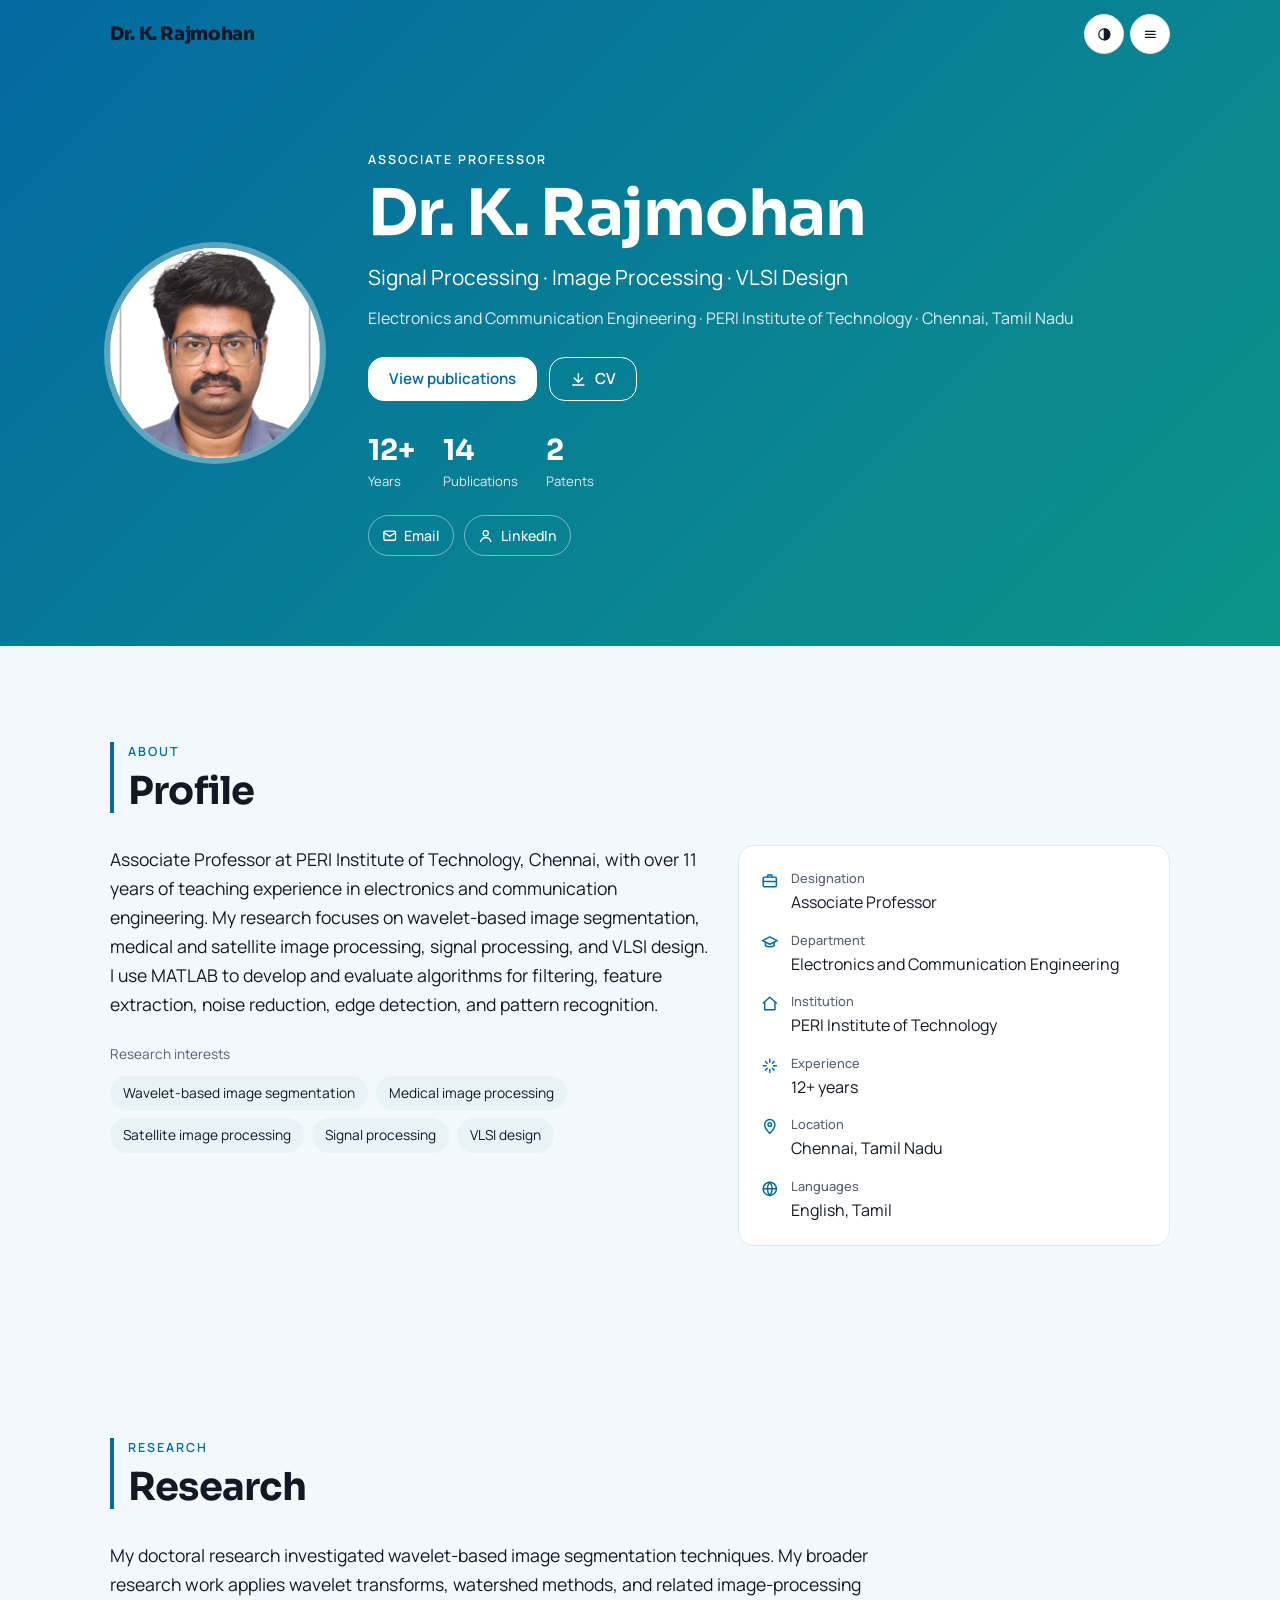
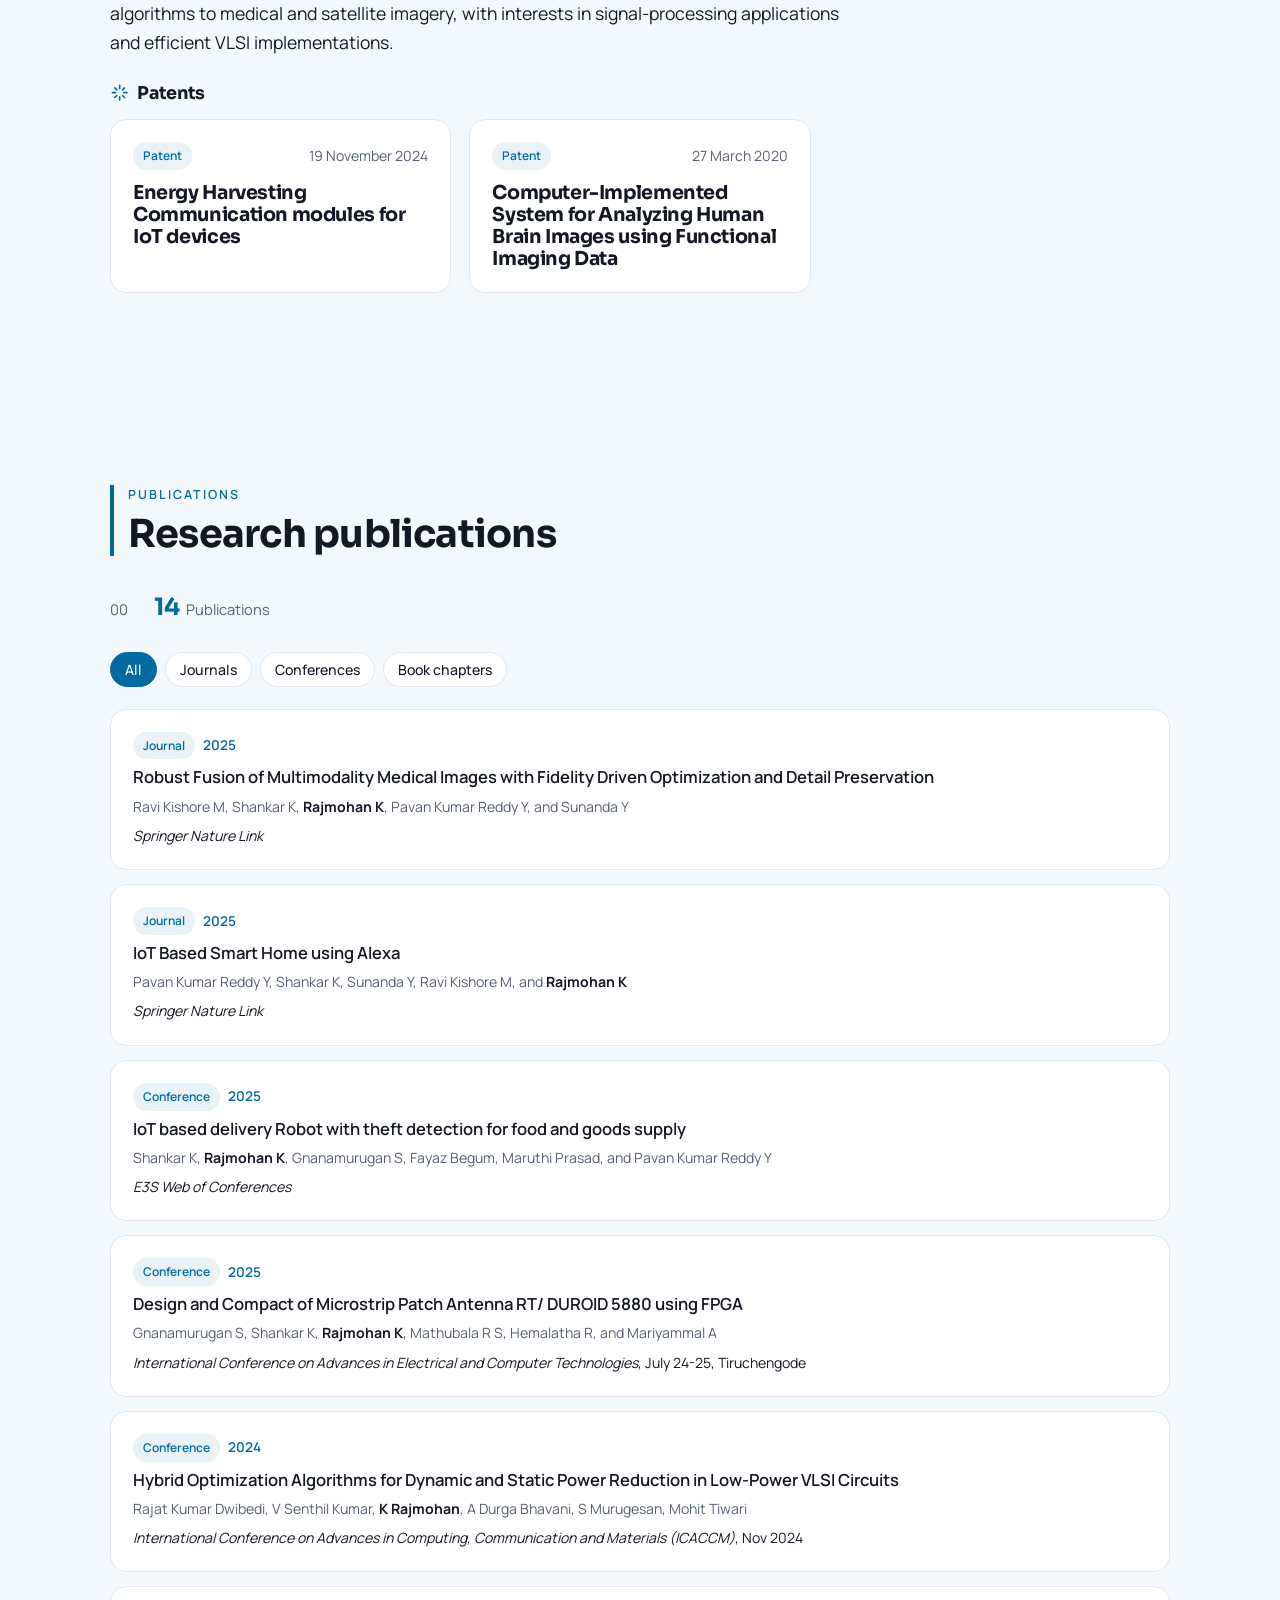
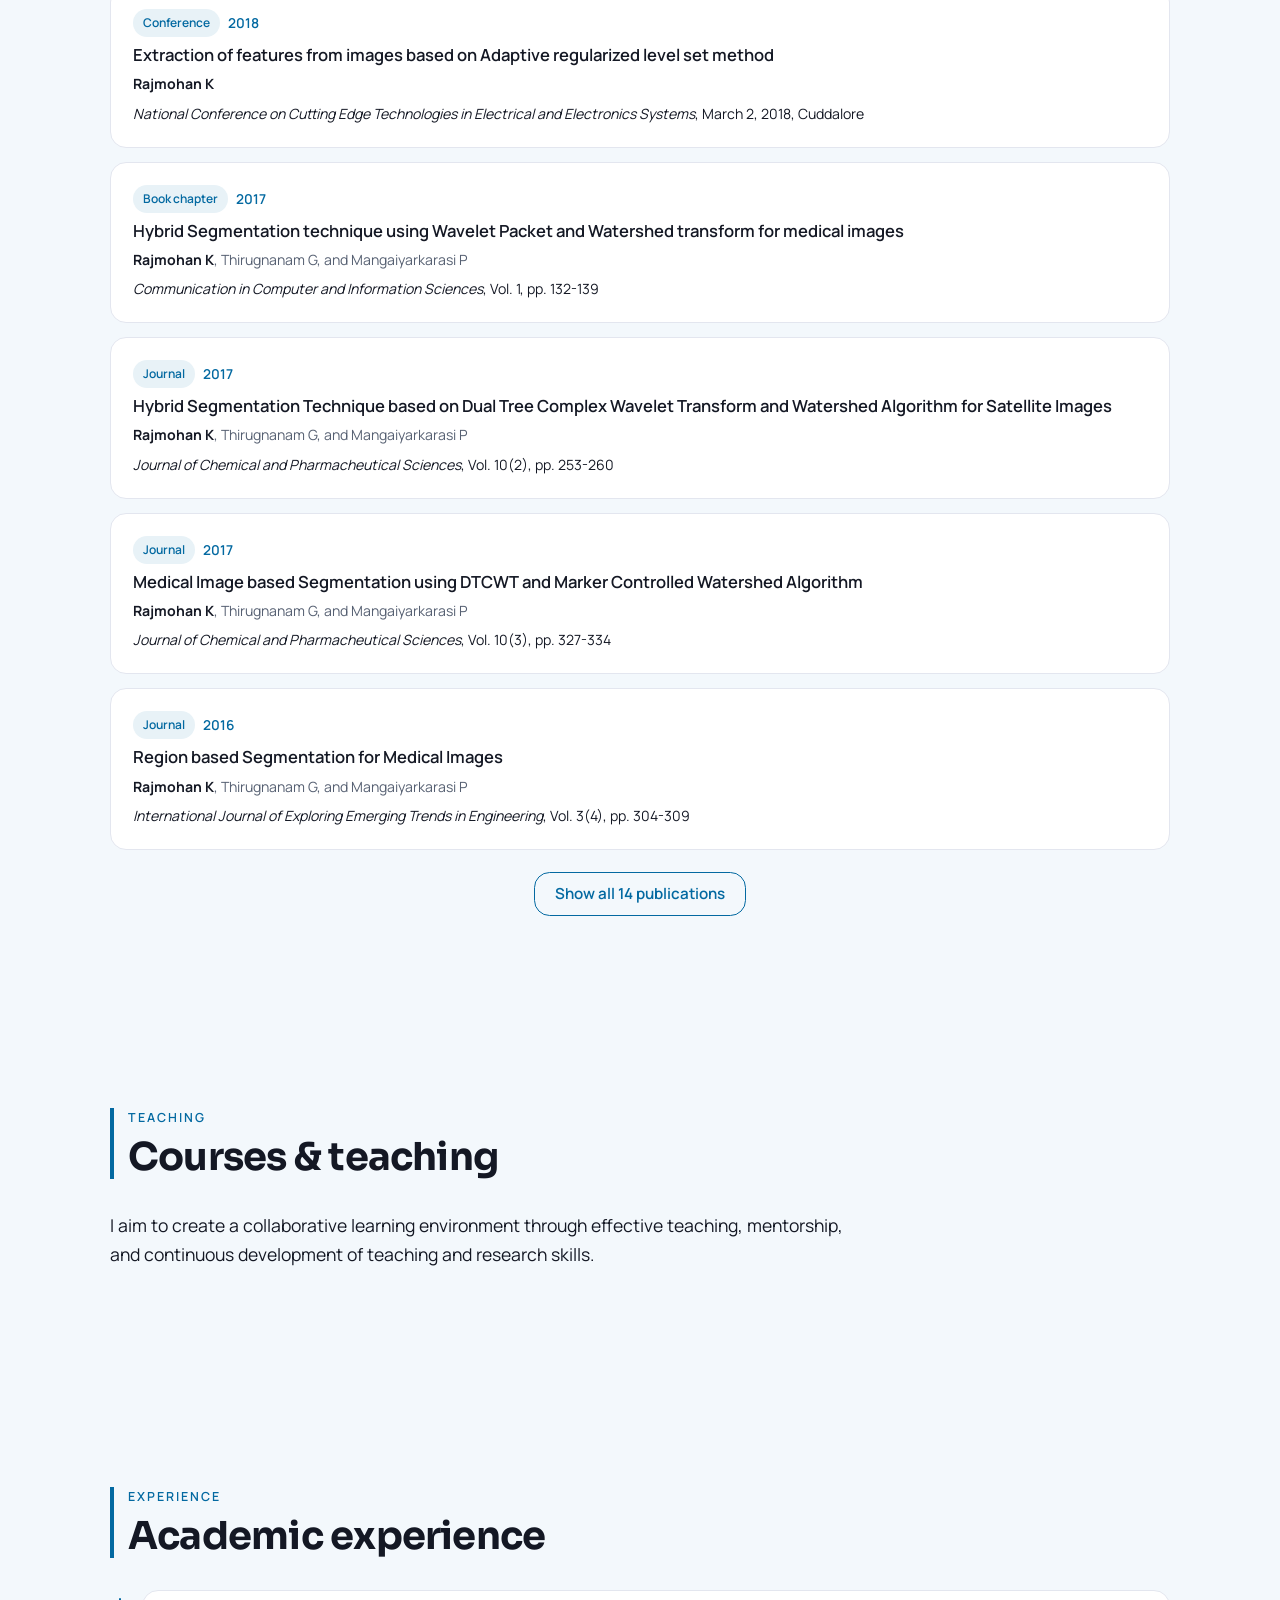
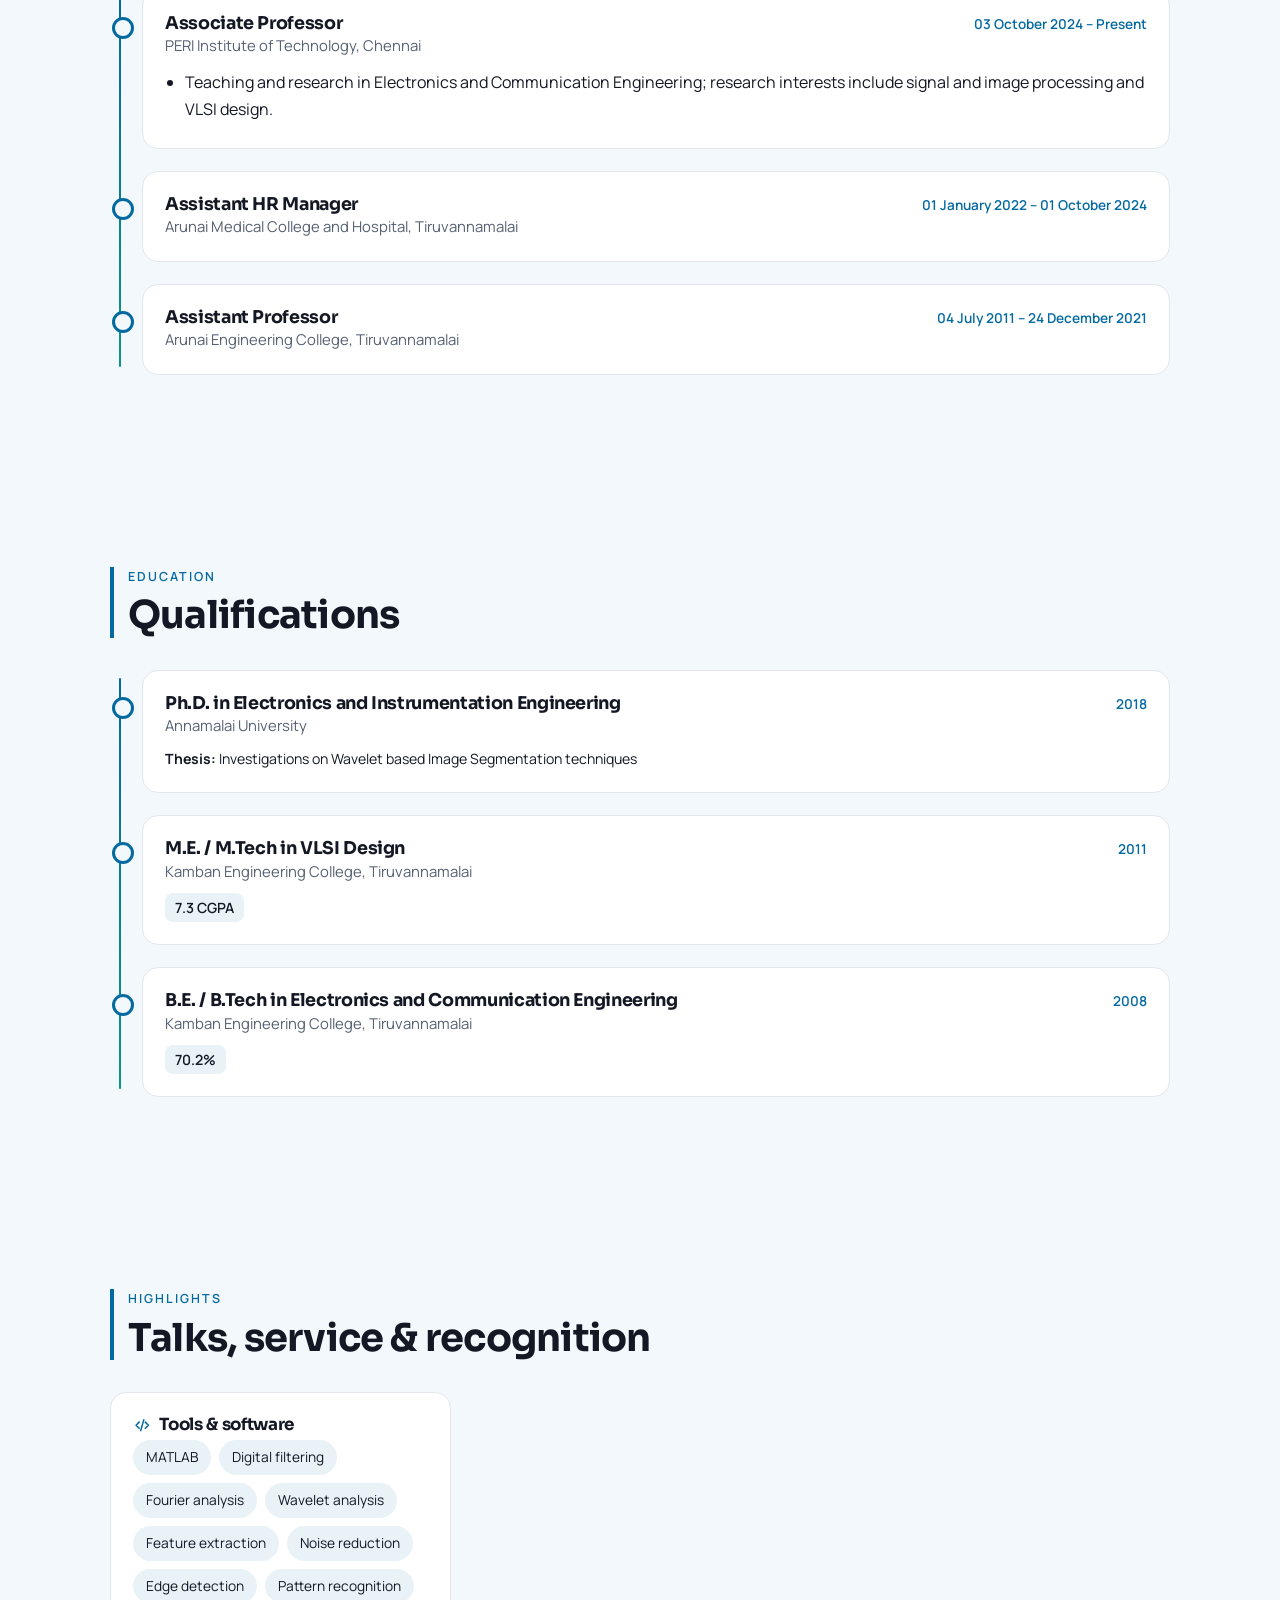
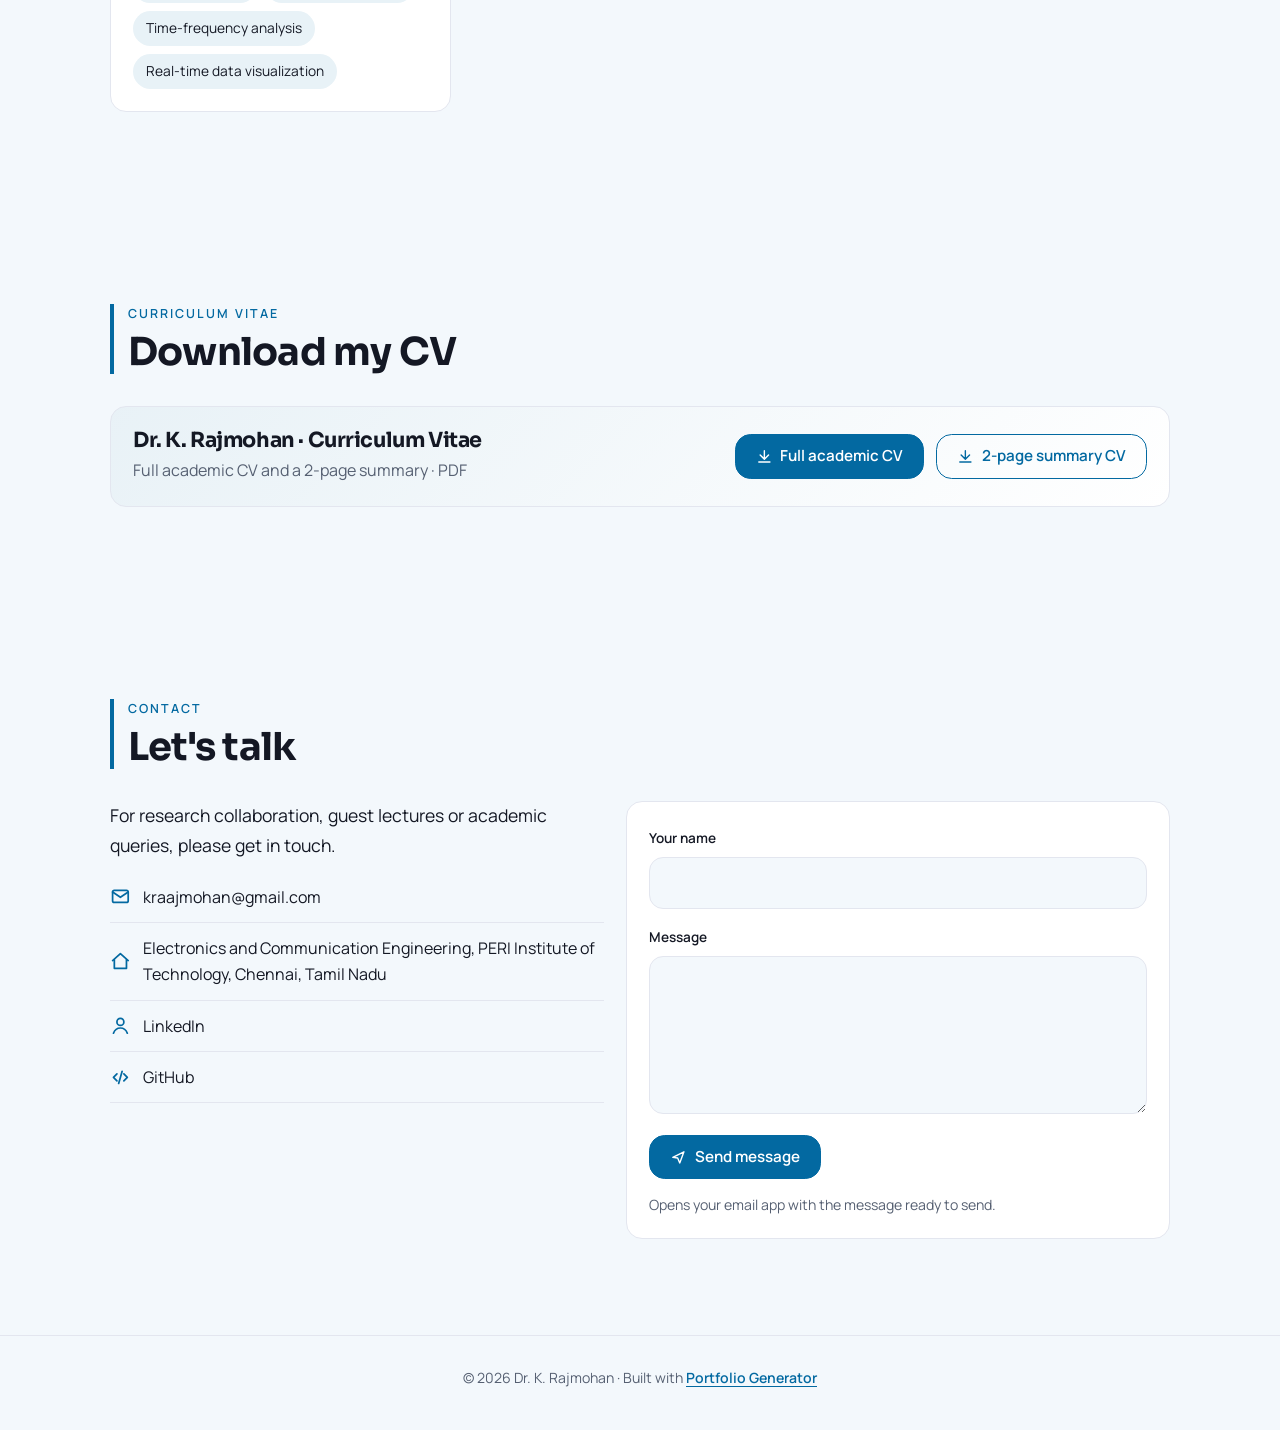
<file: index.html>
<!doctype html>
<html lang="en">
<head>
<meta charset="utf-8">
<meta name="viewport" content="width=device-width,initial-scale=1">
<title>Dr. K. Rajmohan · Portfolio</title>
<meta name="description" content="Associate Professor, PERI Institute of Technology. Signal Processing · Image Processing · VLSI Design">
<meta name="author" content="Dr. K. Rajmohan">
<meta property="og:type" content="website">
<meta property="og:title" content="Dr. K. Rajmohan · Portfolio">
<meta property="og:description" content="Associate Professor, PERI Institute of Technology. Signal Processing · Image Processing · VLSI Design">
<meta property="og:url" content="https://rajmohan-kalyanasundaram.github.io/portfolio/">
<link rel="canonical" href="https://rajmohan-kalyanasundaram.github.io/portfolio/">
<meta property="og:image" content="https://rajmohan-kalyanasundaram.github.io/portfolio/assets/img/profile.jpg">
<meta name="theme-color" content="#0369a1">
<meta name="color-scheme" content="light">
<link rel="icon" href="data:image/svg+xml,%3Csvg%20xmlns%3D%22http%3A%2F%2Fwww.w3.org%2F2000%2Fsvg%22%20viewBox%3D%220%200%2064%2064%22%3E%3Crect%20width%3D%2264%22%20height%3D%2264%22%20rx%3D%2216%22%20fill%3D%22%230369a1%22%2F%3E%3Ctext%20x%3D%2232%22%20y%3D%2245%22%20font-family%3D%22Arial%2Csans-serif%22%20font-size%3D%2236%22%20font-weight%3D%22800%22%20fill%3D%22%23fff%22%20text-anchor%3D%22middle%22%3EK%3C%2Ftext%3E%3C%2Fsvg%3E">
<link rel="preconnect" href="https://fonts.googleapis.com">
<link rel="preconnect" href="https://fonts.gstatic.com" crossorigin>
<link rel="stylesheet" href="https://fonts.googleapis.com/css2?family=Sora:wght@500;600;700&family=Manrope:wght@400;500;600;700&display=swap">
<link rel="stylesheet" href="css/style.css">
</head>
<body class="L-timeline N-burger A-calm F-fresh">
<header class="nav" id="nav"><a class="brand" href="#home">Dr. K. Rajmohan</a><nav class="links" aria-label="Sections"><a href="#about"><svg class="i" viewBox="0 0 24 24" aria-hidden="true"><circle cx="12" cy="8" r="4"/><path d="M4 21c1.5-4 4.5-6 8-6s6.5 2 8 6"/></svg><span>About</span></a><a href="#research"><svg class="i" viewBox="0 0 24 24" aria-hidden="true"><path d="M12 3v4M12 17v4M3 12h4M17 12h4M6 6l2.5 2.5M15.5 15.5L18 18M18 6l-2.5 2.5M8.5 15.5L6 18"/></svg><span>Research</span></a><a href="#publications"><svg class="i" viewBox="0 0 24 24" aria-hidden="true"><path d="M6 3h8l4 4v14H6z"/><path d="M14 3v4h4M9 13h6M9 17h6"/></svg><span>Publications</span></a><a href="#teaching"><svg class="i" viewBox="0 0 24 24" aria-hidden="true"><path d="M2 9l10-5 10 5-10 5z"/><path d="M6 11v5c3 2 9 2 12 0v-5"/></svg><span>Teaching</span></a><a href="#experience"><svg class="i" viewBox="0 0 24 24" aria-hidden="true"><rect x="3" y="7" width="18" height="13" rx="2"/><path d="M9 7V5a1 1 0 0 1 1-1h4a1 1 0 0 1 1 1v2M3 13h18"/></svg><span>Experience</span></a><a href="#education"><svg class="i" viewBox="0 0 24 24" aria-hidden="true"><path d="M2 9l10-5 10 5-10 5z"/><path d="M6 11v5c3 2 9 2 12 0v-5"/></svg><span>Education</span></a><a href="#highlights"><svg class="i" viewBox="0 0 24 24" aria-hidden="true"><path d="M8 4h8v5a4 4 0 0 1-8 0z"/><path d="M8 6H5a3 3 0 0 0 3 4M16 6h3a3 3 0 0 1-3 4M12 13v4M8 21h8"/></svg><span>Highlights</span></a><a href="#contact"><svg class="i" viewBox="0 0 24 24" aria-hidden="true"><rect x="3" y="5" width="18" height="14" rx="2"/><path d="M3 7l9 6 9-6"/></svg><span>Contact</span></a></nav><div class="tools"><button class="ib tt" id="themeToggle" type="button" aria-label="Switch light or dark mode" title="Light / dark"><svg class="i" viewBox="0 0 24 24" aria-hidden="true"><circle cx="12" cy="12" r="9"/><path d="M12 3a9 9 0 0 1 0 18z" fill="currentColor"/></svg></button><button class="ib burger" id="burger" type="button" aria-label="Open menu" aria-expanded="false"><svg class="i" viewBox="0 0 24 24" aria-hidden="true"><path d="M4 7h16M4 12h16M4 17h16"/></svg></button></div></header>
<section id="home" class="hero"><div class="wrap hero-inner"><div class="hero-photo rv"><img src="assets/img/profile.jpg" alt="Dr. K. Rajmohan" width="480" height="480"></div><div class="hero-text rv"><p class="eyebrow">Associate Professor</p><h1>Dr. K. Rajmohan</h1><p class="headline">Signal Processing · Image Processing · VLSI Design</p><p class="meta">Electronics and Communication Engineering · PERI Institute of Technology · Chennai, Tamil Nadu</p><div class="ctas"><a class="btn primary" href="#publications">View publications</a><a class="btn ghost" href="assets/resume/Dr_K_Rajmohan_CV.pdf" download><svg class="i" viewBox="0 0 24 24" aria-hidden="true"><path d="M12 4v12M6 10l6 6 6-6M4 20h16"/></svg>CV</a></div></div><div class="hero-stats rv"><div class="stat"><b>12+</b><span>Years</span></div><div class="stat"><b>14</b><span>Publications</span></div><div class="stat"><b>2</b><span>Patents</span></div></div><div class="hero-social rv"><a class="social" href="mailto:kraajmohan@gmail.com" aria-label="Email"><svg class="i" viewBox="0 0 24 24" aria-hidden="true"><rect x="3" y="5" width="18" height="14" rx="2"/><path d="M3 7l9 6 9-6"/></svg><span>Email</span></a><a class="social" href="https://www.linkedin.com/in/rajmohan-k-79114036" target="_blank" rel="noopener" aria-label="LinkedIn"><svg class="i" viewBox="0 0 24 24" aria-hidden="true"><circle cx="12" cy="8" r="4"/><path d="M4 21c1.5-4 4.5-6 8-6s6.5 2 8 6"/></svg><span>LinkedIn</span></a></div></div></section>
<main class="content">
<section id="about" class="sec"><div class="wrap"><div class="sh rv"><p class="eyebrow">About</p><h2>Profile</h2></div><div class="sb"><div class="about"><div class="rv prose"><p class="lead">Associate Professor at PERI Institute of Technology, Chennai, with over 11 years of teaching experience in electronics and communication engineering. My research focuses on wavelet-based image segmentation, medical and satellite image processing, signal processing, and VLSI design. I use MATLAB to develop and evaluate algorithms for filtering, feature extraction, noise reduction, edge detection, and pattern recognition.</p><p class="label">Research interests</p><ul class="chips"><li>Wavelet-based image segmentation</li><li>Medical image processing</li><li>Satellite image processing</li><li>Signal processing</li><li>VLSI design</li></ul></div><div class="card facts rv"><div class="fact"><svg class="i" viewBox="0 0 24 24" aria-hidden="true"><rect x="3" y="7" width="18" height="13" rx="2"/><path d="M9 7V5a1 1 0 0 1 1-1h4a1 1 0 0 1 1 1v2M3 13h18"/></svg><div><b>Designation</b>Associate Professor</div></div><div class="fact"><svg class="i" viewBox="0 0 24 24" aria-hidden="true"><path d="M2 9l10-5 10 5-10 5z"/><path d="M6 11v5c3 2 9 2 12 0v-5"/></svg><div><b>Department</b>Electronics and Communication Engineering</div></div><div class="fact"><svg class="i" viewBox="0 0 24 24" aria-hidden="true"><path d="M3 11l9-8 9 8"/><path d="M5 10v10h14V10"/></svg><div><b>Institution</b>PERI Institute of Technology</div></div><div class="fact"><svg class="i" viewBox="0 0 24 24" aria-hidden="true"><path d="M12 3v4M12 17v4M3 12h4M17 12h4M6 6l2.5 2.5M15.5 15.5L18 18M18 6l-2.5 2.5M8.5 15.5L6 18"/></svg><div><b>Experience</b>12+ years</div></div><div class="fact"><svg class="i" viewBox="0 0 24 24" aria-hidden="true"><path d="M12 21s-7-6.5-7-12a7 7 0 0 1 14 0c0 5.5-7 12-7 12z"/><circle cx="12" cy="9" r="2.5"/></svg><div><b>Location</b>Chennai, Tamil Nadu</div></div><div class="fact"><svg class="i" viewBox="0 0 24 24" aria-hidden="true"><circle cx="12" cy="12" r="9"/><path d="M3 12h18M12 3a14 14 0 0 1 0 18M12 3a14 14 0 0 0 0 18"/></svg><div><b>Languages</b>English, Tamil</div></div></div></div></div></div></section>
<section id="research" class="sec"><div class="wrap"><div class="sh rv"><p class="eyebrow">Research</p><h2>Research</h2></div><div class="sb"><p class="lead rv" style="max-width:760px;margin-bottom:26px">My doctoral research investigated wavelet-based image segmentation techniques. My broader research work applies wavelet transforms, watershed methods, and related image-processing algorithms to medical and satellite imagery, with interests in signal-processing applications and efficient VLSI implementations.</p><h3 class="subh rv"><svg class="i" viewBox="0 0 24 24" aria-hidden="true"><path d="M12 3v4M12 17v4M3 12h4M17 12h4M6 6l2.5 2.5M15.5 15.5L18 18M18 6l-2.5 2.5M8.5 15.5L6 18"/></svg>Patents</h3><div class="grid"><article class="card proj rv"><div class="proj-top"><span class="tag">Patent</span><span class="small muted">19 November 2024</span></div><h3>Energy Harvesting Communication modules for IoT devices</h3></article><article class="card proj rv"><div class="proj-top"><span class="tag">Patent</span><span class="small muted">27 March 2020</span></div><h3>Computer-Implemented System for Analyzing Human Brain Images using Functional Imaging Data</h3></article></div></div></div></section>
<section id="publications" class="sec"><div class="wrap"><div class="sh rv"><p class="eyebrow">Publications</p><h2>Research publications</h2></div><div class="sb"><div class="metrics rv">00<span><b>14</b>Publications</span></div><div class="filters rv" role="group" aria-label="Filter publications"><button class="active" data-f="*" type="button">All</button><button data-f="j" type="button">Journals</button><button data-f="c" type="button">Conferences</button><button data-f="ch" type="button">Book chapters</button></div><ol class="pubs clip"><li class="card pub rv" data-cat="j"><div class="pub-top"><span class="tag">Journal</span><span class="when">2025</span></div><p class="pub-t">Robust Fusion of Multimodality Medical Images with Fidelity Driven Optimization and Detail Preservation</p><p class="small muted">Ravi Kishore M, Shankar K, <b class="me">Rajmohan K</b>, Pavan Kumar Reddy Y, and Sunanda Y</p><p class="small"><i>Springer Nature Link</i></p></li><li class="card pub rv" data-cat="j"><div class="pub-top"><span class="tag">Journal</span><span class="when">2025</span></div><p class="pub-t">IoT Based Smart Home using Alexa</p><p class="small muted">Pavan Kumar Reddy Y, Shankar K, Sunanda Y, Ravi Kishore M, and <b class="me">Rajmohan K</b></p><p class="small"><i>Springer Nature Link</i></p></li><li class="card pub rv" data-cat="c"><div class="pub-top"><span class="tag">Conference</span><span class="when">2025</span></div><p class="pub-t">IoT based delivery Robot with theft detection for food and goods supply</p><p class="small muted">Shankar K, <b class="me">Rajmohan K</b>, Gnanamurugan S, Fayaz Begum, Maruthi Prasad, and Pavan Kumar Reddy Y</p><p class="small"><i>E3S Web of Conferences</i></p></li><li class="card pub rv" data-cat="c"><div class="pub-top"><span class="tag">Conference</span><span class="when">2025</span></div><p class="pub-t">Design and Compact of Microstrip Patch Antenna RT/ DUROID 5880 using FPGA</p><p class="small muted">Gnanamurugan S, Shankar K, <b class="me">Rajmohan K</b>, Mathubala R S, Hemalatha R, and Mariyammal A</p><p class="small"><i>International Conference on Advances in Electrical and Computer Technologies</i>, July 24-25, Tiruchengode</p></li><li class="card pub rv" data-cat="c"><div class="pub-top"><span class="tag">Conference</span><span class="when">2024</span></div><p class="pub-t">Hybrid Optimization Algorithms for Dynamic and Static Power Reduction in Low-Power VLSI Circuits</p><p class="small muted">Rajat Kumar Dwibedi, V Senthil Kumar, <b class="me">K Rajmohan</b>, A Durga Bhavani, S Murugesan, Mohit Tiwari</p><p class="small"><i>International Conference on Advances in Computing, Communication and Materials (ICACCM)</i>, Nov 2024</p></li><li class="card pub rv" data-cat="c"><div class="pub-top"><span class="tag">Conference</span><span class="when">2018</span></div><p class="pub-t">Extraction of features from images based on Adaptive regularized level set method</p><p class="small muted"><b class="me">Rajmohan K</b></p><p class="small"><i>National Conference on Cutting Edge Technologies in Electrical and Electronics Systems</i>, March 2, 2018, Cuddalore</p></li><li class="card pub rv" data-cat="ch"><div class="pub-top"><span class="tag">Book chapter</span><span class="when">2017</span></div><p class="pub-t">Hybrid Segmentation technique using Wavelet Packet and Watershed transform for medical images</p><p class="small muted"><b class="me">Rajmohan K</b>, Thirugnanam G, and Mangaiyarkarasi P</p><p class="small"><i>Communication in Computer and Information Sciences</i>, Vol. 1, pp. 132-139</p></li><li class="card pub rv" data-cat="j"><div class="pub-top"><span class="tag">Journal</span><span class="when">2017</span></div><p class="pub-t">Hybrid Segmentation Technique based on Dual Tree Complex Wavelet Transform and Watershed Algorithm for Satellite Images</p><p class="small muted"><b class="me">Rajmohan K</b>, Thirugnanam G, and Mangaiyarkarasi P</p><p class="small"><i>Journal of Chemical and Pharmacheutical Sciences</i>, Vol. 10(2), pp. 253-260</p></li><li class="card pub rv" data-cat="j"><div class="pub-top"><span class="tag">Journal</span><span class="when">2017</span></div><p class="pub-t">Medical Image based Segmentation using DTCWT and Marker Controlled Watershed Algorithm</p><p class="small muted"><b class="me">Rajmohan K</b>, Thirugnanam G, and Mangaiyarkarasi P</p><p class="small"><i>Journal of Chemical and Pharmacheutical Sciences</i>, Vol. 10(3), pp. 327-334</p></li><li class="card pub rv" data-cat="j"><div class="pub-top"><span class="tag">Journal</span><span class="when">2016</span></div><p class="pub-t">Region based Segmentation for Medical Images</p><p class="small muted"><b class="me">Rajmohan K</b>, Thirugnanam G, and Mangaiyarkarasi P</p><p class="small"><i>International Journal of Exploring Emerging Trends in Engineering</i>, Vol. 3(4), pp. 304-309</p></li><li class="card pub rv" data-cat="j"><div class="pub-top"><span class="tag">Journal</span><span class="when">2016</span></div><p class="pub-t">Wavelet Packet and Watershed Transform Based Hybrid Image Segmentation For Satellite Image</p><p class="small muted"><b class="me">Rajmohan K</b>, Thirugnanam G, and Mangaiyarkarasi P</p><p class="small"><i>World Applied Sciences Journal</i>, Vol. 34(8), pp. 1139-1143</p></li><li class="card pub rv" data-cat="c"><div class="pub-top"><span class="tag">Conference</span><span class="when">2016</span></div><p class="pub-t">Hybrid Segmentation technique using wavelet packet and watershed transform for medical images</p><p class="small muted"><b class="me">Rajmohan K</b>, Thirugnanam G and Mangaiyarkarasi P</p><p class="small"><i>International Conference on Advances in Computing and Data Sciences</i>, Nov 11-12, 2016, Ghaziabad</p></li><li class="card pub rv" data-cat="c"><div class="pub-top"><span class="tag">Conference</span><span class="when">2014</span></div><p class="pub-t">Distributed arithmetic based low power and low area adaptive FIR filter implementation in FPGA</p><p class="small muted"><b class="me">Rajmohan K</b></p><p class="small"><i>National Conference on Recent Advances in Communication Engineering</i>, March 6, 2014, Arni</p></li><li class="card pub rv" data-cat="c"><div class="pub-top"><span class="tag">Conference</span><span class="when">2013</span></div><p class="pub-t">A Dualistic Sub-Image Histogram Equalization based Enhancement and Segmentation Techniques for Medical Images</p><p class="small muted"><b class="me">Rajmohan K</b> and Thirugnanam G</p><p class="small"><i>International Conference on Image Information Processing</i>, Dec 9-11, 2014, Shimla</p></li></ol><div class="more-wrap"><button class="btn ghost" type="button" data-more>Show all 14 publications</button></div></div></div></section>
<section id="teaching" class="sec"><div class="wrap"><div class="sh rv"><p class="eyebrow">Teaching</p><h2>Courses &amp; teaching</h2></div><div class="sb"><p class="lead rv" style="max-width:760px;margin-bottom:26px">I aim to create a collaborative learning environment through effective teaching, mentorship, and continuous development of teaching and research skills.</p><div class="skillgroups"></div></div></div></section>
<section id="experience" class="sec"><div class="wrap"><div class="sh rv"><p class="eyebrow">Experience</p><h2>Academic experience</h2></div><div class="sb"><div class="list"><article class="card entry rv"><div class="entry-head"><div><h3>Associate Professor</h3><p class="org">PERI Institute of Technology, Chennai</p></div><span class="when">03 October 2024 – Present</span></div><ul class="bullets"><li>Teaching and research in Electronics and Communication Engineering; research interests include signal and image processing and VLSI design.</li></ul></article><article class="card entry rv"><div class="entry-head"><div><h3>Assistant HR Manager</h3><p class="org">Arunai Medical College and Hospital, Tiruvannamalai</p></div><span class="when">01 January 2022 – 01 October 2024</span></div></article><article class="card entry rv"><div class="entry-head"><div><h3>Assistant Professor</h3><p class="org">Arunai Engineering College, Tiruvannamalai</p></div><span class="when">04 July 2011 – 24 December 2021</span></div></article></div></div></div></section>
<section id="education" class="sec"><div class="wrap"><div class="sh rv"><p class="eyebrow">Education</p><h2>Qualifications</h2></div><div class="sb"><div class="list"><article class="card entry rv"><div class="entry-head"><div><h3>Ph.D. in Electronics and Instrumentation Engineering</h3><p class="org">Annamalai University</p></div><span class="when">2018</span></div><p class="small" style="margin-top:10px"><b>Thesis:</b> Investigations on Wavelet based Image Segmentation techniques</p></article><article class="card entry rv"><div class="entry-head"><div><h3>M.E. / M.Tech in VLSI Design</h3><p class="org">Kamban Engineering College, Tiruvannamalai</p></div><span class="when">2011</span></div><span class="score">7.3 CGPA</span></article><article class="card entry rv"><div class="entry-head"><div><h3>B.E. / B.Tech in Electronics and Communication Engineering</h3><p class="org">Kamban Engineering College, Tiruvannamalai</p></div><span class="when">2008</span></div><span class="score">70.2%</span></article></div></div></div></section>
<section id="highlights" class="sec"><div class="wrap"><div class="sh rv"><p class="eyebrow">Highlights</p><h2>Talks, service &amp; recognition</h2></div><div class="sb"><div class="hl"><div class="card rv"><h3 class="gt"><svg class="i" viewBox="0 0 24 24" aria-hidden="true"><path d="M8 8l-4 4 4 4M16 8l4 4-4 4M14 5l-4 14"/></svg>Tools &amp; software</h3><ul class="chips"><li>MATLAB</li><li>Digital filtering</li><li>Fourier analysis</li><li>Wavelet analysis</li><li>Feature extraction</li><li>Noise reduction</li><li>Edge detection</li><li>Pattern recognition</li><li>Time-frequency analysis</li><li>Real-time data visualization</li></ul></div></div></div></div></section>
<section id="resume" class="sec"><div class="wrap"><div class="sh rv"><p class="eyebrow">Curriculum vitae</p><h2>Download my CV</h2></div><div class="sb"><div class="card resume-card rv"><div><h3>Dr. K. Rajmohan · Curriculum Vitae</h3><p class="muted">Full academic CV and a 2-page summary · PDF</p></div><div class="ctas" style="margin:0"><a class="btn primary" href="assets/resume/Dr_K_Rajmohan_CV.pdf" download><svg class="i" viewBox="0 0 24 24" aria-hidden="true"><path d="M12 4v12M6 10l6 6 6-6M4 20h16"/></svg>Full academic CV</a><a class="btn ghost" href="assets/resume/Dr_K_Rajmohan_CV_Summary.pdf" download><svg class="i" viewBox="0 0 24 24" aria-hidden="true"><path d="M12 4v12M6 10l6 6 6-6M4 20h16"/></svg>2-page summary CV</a></div></div></div></div></section>
<section id="contact" class="sec"><div class="wrap"><div class="sh rv"><p class="eyebrow">Contact</p><h2>Let's talk</h2></div><div class="sb"><div class="contact"><div class="rv"><p class="lead" style="margin-bottom:12px">For research collaboration, guest lectures or academic queries, please get in touch.</p><div class="cline"><svg class="i" viewBox="0 0 24 24" aria-hidden="true"><rect x="3" y="5" width="18" height="14" rx="2"/><path d="M3 7l9 6 9-6"/></svg><span><a href="mailto:kraajmohan@gmail.com">kraajmohan@gmail.com</a></span></div><div class="cline"><svg class="i" viewBox="0 0 24 24" aria-hidden="true"><path d="M3 11l9-8 9 8"/><path d="M5 10v10h14V10"/></svg><span>Electronics and Communication Engineering, PERI Institute of Technology, Chennai, Tamil Nadu</span></div><div class="cline"><svg class="i" viewBox="0 0 24 24" aria-hidden="true"><circle cx="12" cy="8" r="4"/><path d="M4 21c1.5-4 4.5-6 8-6s6.5 2 8 6"/></svg><span><a href="https://www.linkedin.com/in/rajmohan-k-79114036" target="_blank" rel="noopener">LinkedIn</a></span></div><div class="cline"><svg class="i" viewBox="0 0 24 24" aria-hidden="true"><path d="M8 8l-4 4 4 4M16 8l4 4-4 4M14 5l-4 14"/></svg><span><a href="https://github.com/rajmohan-kalyanasundaram" target="_blank" rel="noopener">GitHub</a></span></div></div><form class="card cf rv" id="cform" data-to="kraajmohan@gmail.com"><div><label for="cf-n">Your name</label><input id="cf-n" name="name" autocomplete="name" required></div><div><label for="cf-m">Message</label><textarea id="cf-m" name="message" rows="5" required></textarea></div><button class="btn primary" type="submit"><svg class="i" viewBox="0 0 24 24" aria-hidden="true"><path d="M4 12l16-8-6 16-3-7z"/></svg>Send message</button><p class="small muted">Opens your email app with the message ready to send.</p></form></div></div></div></section>
</main>
<footer class="foot"><div class="wrap">© <span id="yr"></span> Dr. K. Rajmohan · Built with <a href="https://hemasri-kalaiselvan.github.io/portfolio-generator/" target="_blank" rel="noopener">Portfolio Generator</a></div></footer>
<a href="#home" class="totop" id="totop" aria-label="Back to top"><svg class="i" viewBox="0 0 24 24" aria-hidden="true"><path d="M12 19V5M6 11l6-6 6 6"/></svg></a>
<script src="js/main.js"></script>

</body>
</html>
</file>
<file: css/style.css>
/* Dr. K. Rajmohan · Portfolio · design timeline.ocean.fresh.burger.calm */
:root{--hf:'Sora',system-ui,sans-serif;--bf:'Manrope',system-ui,sans-serif;--hw:700;--track:-0.02em;--hcase:none;--radius:16px;--accent:#0369a1;--accent2:#0d9488;--bg:#f3f8fc;--surface:#ffffff;--text:#141824;--muted:#566072;--line:#e3e6ef;--on-accent:#ffffff;--soft:color-mix(in srgb,var(--accent) 9%,var(--surface));color-scheme:light;}
:root[data-theme="dark"]{--accent:#7dd3fc;--accent2:#5eead4;--bg:#07131d;--surface:#0f2131;--text:#eceef7;--muted:#a3aabd;--line:rgba(255,255,255,.10);--on-accent:#07131d;--soft:color-mix(in srgb,var(--accent) 16%,var(--surface));color-scheme:dark;}

*{box-sizing:border-box}
html{scroll-behavior:smooth;-webkit-text-size-adjust:100%}
body{margin:0;background:var(--bg);color:var(--text);font:16px/1.65 var(--bf);transition:background-color .3s,color .3s}
body.lock{overflow:hidden}
img{max-width:100%;display:block}
a{color:inherit;text-decoration:none}
h1,h2,h3{font-family:var(--hf);font-weight:var(--hw);letter-spacing:var(--track);line-height:1.15;margin:0}
p{margin:0}
.i{width:1.1em;height:1.1em;fill:none;stroke:currentColor;stroke-width:2;stroke-linecap:round;stroke-linejoin:round;flex:none;transition:transform .25s}
.wrap{max-width:1100px;margin:0 auto;padding:0 20px}
section{scroll-margin-top:76px}
.sec{padding:clamp(56px,9vw,96px) 0}
.sh{margin-bottom:32px}
.eyebrow{font-size:.78rem;font-weight:600;letter-spacing:.16em;text-transform:uppercase;color:var(--accent)}
.sh h2{font-size:clamp(1.7rem,4vw,2.4rem);margin-top:6px;text-transform:var(--hcase)}
.muted{color:var(--muted)}
.small{font-size:.88rem}
.lead{font-size:1.1rem}
.card{position:relative;background:var(--surface);border:1px solid var(--line);border-radius:var(--radius);padding:22px;transition:transform .3s,box-shadow .3s,border-color .3s,background-color .3s}
.grid{display:grid;grid-template-columns:repeat(auto-fill,minmax(min(100%,300px),1fr));gap:18px}
.chips{display:flex;flex-wrap:wrap;gap:8px;list-style:none;padding:0;margin:0}
.chips li{padding:5px 12px;border-radius:999px;background:var(--soft);font-size:.86rem;border:1px solid transparent;transition:.25s}
.btn{position:relative;overflow:hidden;display:inline-flex;align-items:center;gap:8px;padding:12px 20px;border-radius:calc(var(--radius) * .6 + 6px);font:600 .95rem/1.2 var(--bf);border:1.5px solid var(--accent);cursor:pointer;transition:transform .2s,box-shadow .25s,background-color .25s,color .25s}
.btn.primary{background:var(--accent);color:var(--on-accent)}
.btn.ghost{background:transparent;color:var(--accent)}
.btn:active{transform:scale(.97)}
.ripple{position:absolute;width:12px;height:12px;border-radius:50%;background:currentColor;opacity:.35;transform:translate(-50%,-50%) scale(0);animation:rip .6s ease-out forwards;pointer-events:none}
@keyframes rip{to{transform:translate(-50%,-50%) scale(30);opacity:0}}
.hero{padding:clamp(100px,14vw,150px) 0 clamp(56px,8vw,90px)}
.hero-photo{margin:8px 0 26px 8px;width:clamp(120px,22vw,170px);aspect-ratio:1;border-radius:50%;overflow:hidden;background:var(--soft);display:grid;place-items:center;box-shadow:0 0 0 6px var(--surface),0 0 0 8px var(--accent)}
.hero-photo img{width:100%;height:100%;object-fit:cover}
.initials{font-family:var(--hf);font-size:2.6rem;font-weight:700;color:var(--accent)}
.hero h1{font-size:clamp(2.3rem,7vw,4rem);margin:6px 0 10px}
.headline{font-size:clamp(1.05rem,2.4vw,1.3rem)}
.meta{color:var(--muted);margin-top:10px}
.badge{display:inline-flex;align-items:center;gap:8px;margin-top:16px;padding:6px 12px;border-radius:999px;background:var(--soft);font-size:.86rem;font-weight:600}
.badge .dot{width:8px;height:8px;border-radius:50%;background:#22c55e;box-shadow:0 0 0 4px rgba(34,197,94,.2);animation:pulse 2s infinite}
@keyframes pulse{50%{box-shadow:0 0 0 8px rgba(34,197,94,0)}}
.ctas{display:flex;flex-wrap:wrap;gap:12px;margin-top:26px}
.hero-stats{display:flex;flex-wrap:wrap;gap:28px;margin-top:34px}
.stat b{display:block;font-family:var(--hf);font-size:1.8rem;color:var(--accent);line-height:1.1}
.stat span{font-size:.82rem;color:var(--muted)}
.hero-social,.profiles{display:flex;flex-wrap:wrap;gap:10px;margin-top:22px}
.social{display:inline-flex;align-items:center;gap:7px;padding:8px 13px;border-radius:999px;border:1px solid var(--line);background:var(--surface);font-size:.88rem;font-weight:500;transition:.25s}
.social:hover{border-color:var(--accent);color:var(--accent)}
.about{display:grid;gap:24px}
@media(min-width:820px){.about{grid-template-columns:1.4fr 1fr}}
.facts{display:grid;gap:14px;align-content:start}
.fact{display:flex;gap:12px;align-items:flex-start}
.fact .i{color:var(--accent);margin-top:4px}
.fact b{display:block;font-size:.8rem;color:var(--muted);font-weight:500}
.label{font-size:.85rem;color:var(--muted);margin:24px 0 10px}
.skillgroups{display:grid;gap:18px;grid-template-columns:repeat(auto-fill,minmax(min(100%,260px),1fr))}
.skillgroups h3{font-size:1rem;margin-bottom:14px;display:flex;gap:8px;align-items:center}
.skillgroups h3 .i{color:var(--accent)}
.filters{display:flex;flex-wrap:wrap;gap:8px;margin-bottom:22px}
.filters button{font:500 .88rem var(--bf);padding:7px 14px;border-radius:999px;border:1px solid var(--line);background:var(--surface);color:var(--text);cursor:pointer;transition:.2s}
.filters button.active,.filters button:hover{background:var(--accent);color:var(--on-accent);border-color:var(--accent)}
.proj{display:flex;flex-direction:column;gap:12px}
.proj[hidden]{display:none}
.proj-top{display:flex;justify-content:space-between;gap:8px;align-items:center}
.tag{font-size:.75rem;font-weight:600;padding:4px 10px;border-radius:999px;background:var(--soft);color:var(--accent)}
.star{font-size:.78rem;font-weight:700;color:var(--accent2)}
.proj h3{font-size:1.2rem}
.outcome{display:flex;gap:8px;font-weight:500;font-size:.93rem}
.outcome .i{color:var(--accent2);margin-top:4px}
.plinks{display:flex;flex-wrap:wrap;gap:16px;margin-top:auto;padding-top:4px}
.plinks a,.verify{display:inline-flex;gap:6px;align-items:center;font-weight:600;font-size:.9rem;color:var(--accent)}
.list{display:grid;gap:16px}
.entry-head{display:flex;flex-wrap:wrap;justify-content:space-between;gap:6px 16px;align-items:baseline}
.entry h3{font-size:1.1rem}
.org{color:var(--muted);font-size:.93rem}
.when{font-size:.85rem;font-weight:600;color:var(--accent);white-space:nowrap}
.score{display:inline-block;margin-top:10px;font-weight:600;font-size:.88rem;padding:3px 10px;border-radius:8px;background:var(--soft)}
.bullets{margin:12px 0 0;padding-left:20px}
.bullets li{margin:4px 0}
.verify{margin-top:12px}
.cert h3{font-size:1.02rem;margin-bottom:4px}
.hl{display:grid;gap:18px;grid-template-columns:repeat(auto-fill,minmax(min(100%,340px),1fr))}
.gt{font-size:1.05rem;margin-bottom:6px;display:flex;align-items:center;gap:8px}
.gt .i{color:var(--accent)}
.hl-item{padding:12px 0;border-bottom:1px solid var(--line)}
.hl-item:last-child{border-bottom:0;padding-bottom:0}
.hl-item b,.hl-item span{display:block}
.hl-item p{margin-top:4px}
.pubs{list-style:none;margin:0;padding:0;display:grid;gap:14px}
.pub{display:flex;flex-direction:column;gap:6px}
.pubs.clip>.pub:nth-child(n+11){display:none}
.pub-top{display:flex;flex-wrap:wrap;gap:8px;align-items:center}
.pub-top .when{margin-right:auto}
.pub-t{font-weight:600;font-size:1.04rem;line-height:1.4}
.me{color:var(--text);font-weight:700}
.idx{font-size:.72rem;font-weight:700;padding:3px 8px;border-radius:6px;border:1px solid color-mix(in srgb,var(--accent2) 50%,transparent);color:var(--accent2)}
.metrics{display:flex;flex-wrap:wrap;gap:10px 26px;align-items:baseline;margin-bottom:24px;font-size:.92rem;color:var(--muted)}
.metrics b{font-family:var(--hf);font-size:1.5rem;color:var(--accent);margin-right:6px}
.more-wrap{text-align:center;margin-top:22px}
.subtle-link{display:inline-flex;gap:6px;align-items:center;color:var(--accent);font-weight:600;font-size:.92rem;margin-top:18px}
.subh{font-size:1.1rem;margin-bottom:16px;display:flex;gap:8px;align-items:center}
.subh .i{color:var(--accent)}
.status{font-size:.78rem;font-weight:700;color:var(--accent2)}
.cnt{font-size:.75rem;font-weight:700;padding:2px 8px;border-radius:99px;background:var(--soft);color:var(--accent);margin-left:auto}
.prose .lead+.lead{margin-top:14px}
[hidden]{display:none!important}
.resume-card{display:flex;flex-wrap:wrap;align-items:center;justify-content:space-between;gap:20px;background:linear-gradient(135deg,var(--soft),var(--surface))}
.resume-card h3{font-size:1.3rem;margin-bottom:4px}
.contact{display:grid;gap:22px}
@media(min-width:820px){.contact{grid-template-columns:1fr 1.1fr}}
.cline{display:flex;gap:12px;align-items:center;padding:12px 0;border-bottom:1px solid var(--line);overflow-wrap:anywhere}
.cline .i{color:var(--accent);width:1.3em;height:1.3em}
.cline a:hover{color:var(--accent)}
.cf{display:grid;gap:14px;align-content:start}
.cf label{font-size:.85rem;font-weight:600}
.cf input,.cf textarea{width:100%;font:inherit;padding:12px 14px;border-radius:calc(var(--radius) * .5 + 6px);border:1px solid var(--line);background:var(--bg);color:var(--text);outline:none;margin-top:6px}
.cf input:focus,.cf textarea:focus{border-color:var(--accent);box-shadow:0 0 0 3px var(--soft)}
.cf .btn{justify-self:start}
.foot{padding:30px 0 40px;text-align:center;color:var(--muted);font-size:.88rem;border-top:1px solid var(--line)}
.totop{position:fixed;right:18px;bottom:18px;width:44px;height:44px;border-radius:50%;display:grid;place-items:center;background:var(--accent);color:var(--on-accent);opacity:0;transform:translateY(12px);pointer-events:none;transition:.3s;z-index:40}
.totop.show{opacity:1;transform:none;pointer-events:auto}
.rv{opacity:0;transform:var(--rv,translateY(20px));transition:opacity .7s ease,transform .7s cubic-bezier(.2,.7,.2,1)}
.rv.in{opacity:1;transform:none}
.nav{z-index:50;display:flex;align-items:center;gap:12px}
.nav::before{content:"";position:absolute;inset:0;z-index:-1;border-radius:inherit;transition:.3s}
.brand{position:relative;z-index:2;font-family:var(--hf);font-weight:800;font-size:1.15rem;letter-spacing:-.02em;white-space:nowrap;overflow:hidden;text-overflow:ellipsis;min-width:0;max-width:calc(100vw - 140px)}
.foot a{color:var(--accent);font-weight:600;text-decoration:underline;text-underline-offset:3px}
.foot a:hover{text-decoration-thickness:2px}
.links{display:flex;gap:2px}
.links a{display:inline-flex;align-items:center;gap:7px;padding:8px 12px;border-radius:999px;font-size:.92rem;font-weight:500;color:var(--muted);transition:.2s}
.links a:hover,.links a.active{color:var(--accent);background:var(--soft)}
.links a .i{display:none}
.tools{position:relative;z-index:2;display:flex;gap:6px;margin-left:auto}
.ib{width:40px;height:40px;border-radius:50%;display:grid;place-items:center;border:1px solid var(--line);background:var(--surface);color:var(--text);cursor:pointer;transition:.2s}
.ib:hover{border-color:var(--accent);color:var(--accent)}
.burger{display:none}
body .nav.open .links{position:fixed;inset:0;z-index:1;display:flex;flex-direction:column;align-items:center;justify-content:center;gap:4px;background:var(--bg);transform:none;width:auto;max-width:none;padding:0;border:0;border-radius:0;box-shadow:none;animation:navfade .25s}
body .nav.open .links a{width:auto;height:auto;font-size:1.25rem;padding:12px 22px;color:var(--text);background:none;transform:none;flex-direction:row;border-radius:999px;animation:navup .4s backwards}
body .nav.open .links a:nth-child(2){animation-delay:.04s}body .nav.open .links a:nth-child(3){animation-delay:.08s}body .nav.open .links a:nth-child(4){animation-delay:.12s}body .nav.open .links a:nth-child(5){animation-delay:.16s}body .nav.open .links a:nth-child(6){animation-delay:.2s}body .nav.open .links a:nth-child(7){animation-delay:.24s}body .nav.open .links a:nth-child(8){animation-delay:.28s}body .nav.open .links a:nth-child(9){animation-delay:.32s}
body .nav.open .links a .i{display:inline;color:var(--accent)}
body .nav.open .links a span{position:static;opacity:1;transform:none;background:none;border:0;padding:0;font-size:inherit;color:inherit;display:inline}
body .nav.open .links a.active{color:var(--accent)}
@keyframes navfade{from{opacity:0}}
@keyframes navup{from{opacity:0;transform:translateY(14px)}}
@media (prefers-reduced-motion:reduce){*{animation:none!important;transition:none!important;scroll-behavior:auto!important}.rv{opacity:1;transform:none}}
@media print{.nav,.totop,.cf{display:none}.rv{opacity:1;transform:none}}

.N-burger .nav{position:fixed;top:0;left:0;right:0;height:68px;padding:0 max(20px,calc((100% - 1060px) / 2))}
.N-burger .nav::before{background:color-mix(in srgb,var(--bg) 82%,transparent);backdrop-filter:blur(12px);-webkit-backdrop-filter:blur(12px);opacity:0}
.N-burger .nav.scrolled::before{opacity:1}
.N-burger .links{display:none}
.N-burger .burger{display:grid}
.L-timeline{--radius:16px}
.L-timeline .hero{background:linear-gradient(135deg,var(--accent),var(--accent2));color:var(--on-accent)}
.L-timeline .hero .eyebrow,.L-timeline .hero .meta,.L-timeline .hero .stat b,.L-timeline .hero .stat span{color:inherit}
.L-timeline .hero .meta,.L-timeline .hero .stat span{opacity:.85}
.L-timeline .hero .btn.primary{background:var(--on-accent);color:var(--accent);border-color:var(--on-accent)}
.L-timeline .hero .btn.ghost{color:var(--on-accent);border-color:var(--on-accent)}
.L-timeline .hero .social{background:transparent;color:var(--on-accent);border-color:color-mix(in srgb,var(--on-accent) 45%,transparent)}
.L-timeline .hero .badge{background:color-mix(in srgb,var(--on-accent) 18%,transparent)}
.L-timeline .hero-photo{box-shadow:0 0 0 6px color-mix(in srgb,var(--on-accent) 35%,transparent);margin:8px 0 26px 8px}
@media(min-width:820px){.L-timeline .hero-inner{display:grid;grid-template-columns:auto 1fr;column-gap:48px;align-items:center}.L-timeline .hero-photo{grid-row:span 3;width:210px;margin:0}}
.L-timeline .sh{border-left:4px solid var(--accent);padding-left:14px}
.L-timeline .list{position:relative;padding-left:32px;gap:22px}
.L-timeline .list::before{content:"";position:absolute;left:9px;top:8px;bottom:8px;width:2px;border-radius:2px;background:linear-gradient(var(--accent),var(--accent2))}
.L-timeline .list>.entry::after{content:"";position:absolute;left:-31px;top:26px;width:16px;height:16px;border-radius:50%;background:var(--bg);border:3px solid var(--accent)}
.A-calm{--rv:none}
.A-calm .card:hover{border-color:var(--accent)}
.A-calm .btn:hover{opacity:.88}
.A-calm .chips li:hover{color:var(--accent)}
</file>
